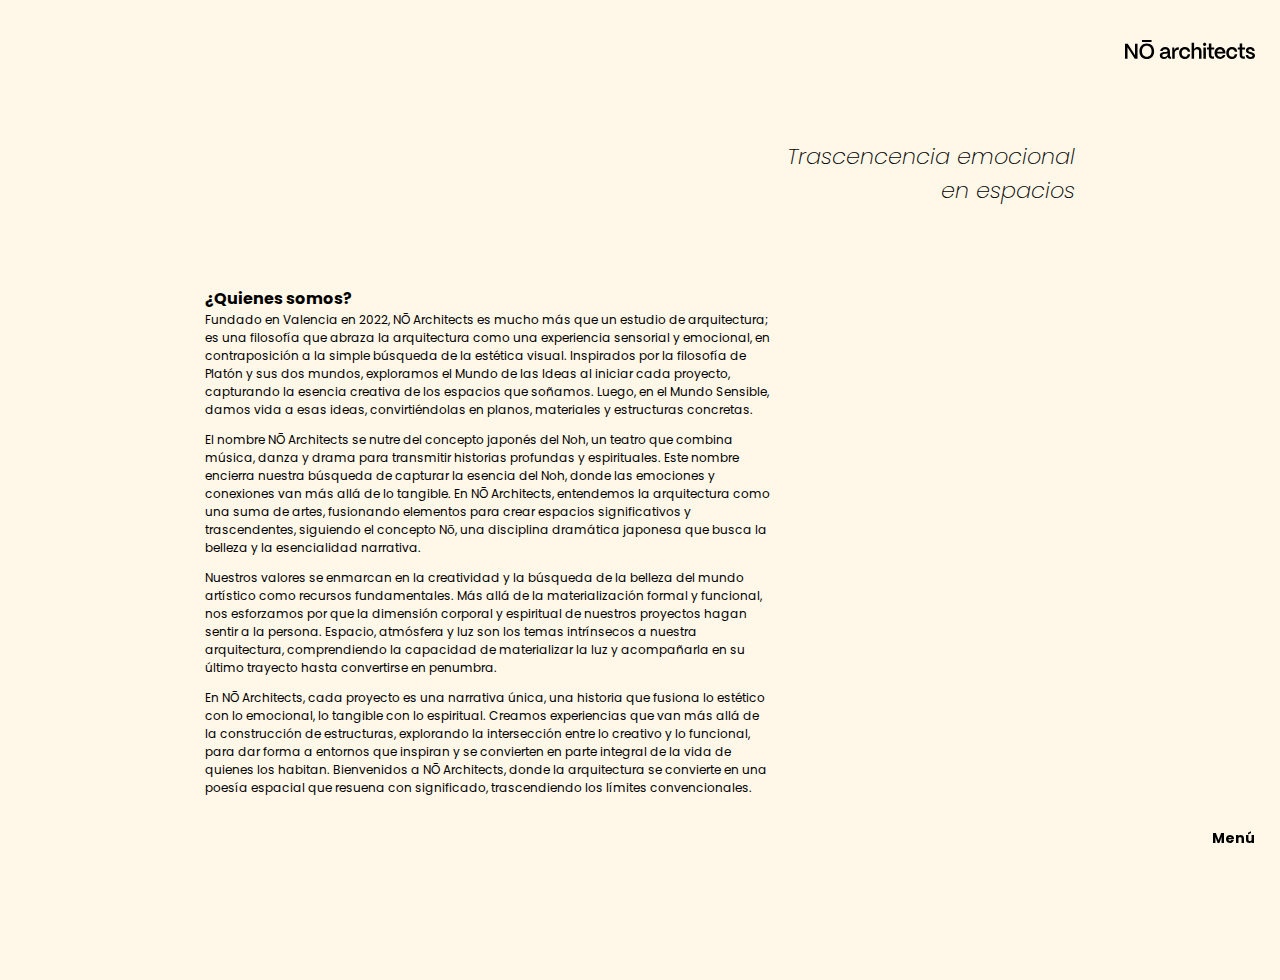
<file: about/index.html>
<!DOCTYPE html>
<html lang="en">
<head>
  <meta charset="utf-8">
  <meta name="viewport" content="width=device-width, initial-scale=1.0">
  <meta name="description" content="">
  <title>NO Architects - About</title>
  <link rel="stylesheet" href="/assets/styles/styles.css">
    <link rel="preconnect" href="https://fonts.googleapis.com">
    <link rel="preconnect" href="https://fonts.gstatic.com" crossorigin>
    <link href="https://fonts.googleapis.com/css2?family=Poppins:ital,wght@0,100;0,200;0,300;0,400;0,500;0,600;1,100;1,200;1,300;1,400;1,500;1,600&display=swap" rel="stylesheet">
   <link rel="icon" href="/assets/images/Favicon-NoA.svg" type="image/svg+xml">
</head>
<body class="about">


<div class="header headertxt">
<div class="container">
      <a href="/index.html" class="header-logo">
         <img src="/assets/images/Logo-NoA-black.svg" class="header-logo-black">
          <img src="/assets/images/Logo-NoA-beige.svg" class="header-logo-beige">
        </a>
  </div>
</div>

<div class="content container grid"> 
        <div class="frasecont col-12">
        <h2 class="aboutfrase">Trascencencia emocional<br> en espacios</h2>
    </div>
<div class="col-7">
    <div class="about">
  <h1 class="about-h1">¿Quienes somos?</h1>
  <div class="about-info"><p>Fundado en Valencia en 2022, NŌ Architects es mucho más que un estudio de arquitectura; es una filosofía que abraza la arquitectura como una experiencia sensorial y emocional, en contraposición a la simple búsqueda de la estética visual. Inspirados por la filosofía de Platón y sus dos mundos, exploramos el Mundo de las Ideas al iniciar cada proyecto, capturando la esencia creativa de los espacios que soñamos. Luego, en el Mundo Sensible, damos vida a esas ideas, convirtiéndolas en planos, materiales y estructuras concretas.</p>

<p>El nombre NŌ Architects se nutre del concepto japonés del Noh, un teatro que combina música, danza y drama para transmitir historias profundas y espirituales. Este nombre encierra nuestra búsqueda de capturar la esencia del Noh, donde las emociones y conexiones van más allá de lo tangible. En NŌ Architects, entendemos la arquitectura como una suma de artes, fusionando elementos para crear espacios significativos y trascendentes, siguiendo el concepto Nō, una disciplina dramática japonesa que busca la belleza y la esencialidad narrativa.</p>

<p>Nuestros valores se enmarcan en la creatividad y la búsqueda de la belleza del mundo artístico como recursos fundamentales. Más allá de la materialización formal y funcional, nos esforzamos por que la dimensión corporal y espiritual de nuestros proyectos hagan sentir a la persona. Espacio, atmósfera y luz son los temas intrínsecos a nuestra arquitectura, comprendiendo la capacidad de materializar la luz y acompañarla en su último trayecto hasta convertirse en penumbra.</p>

<p>En NŌ Architects, cada proyecto es una narrativa única, una historia que fusiona lo estético con lo emocional, lo tangible con lo espiritual. Creamos experiencias que van más allá de la construcción de estructuras, explorando la intersección entre lo creativo y lo funcional, para dar forma a entornos que inspiran y se convierten en parte integral de la vida de quienes los habitan. Bienvenidos a NŌ Architects, donde la arquitectura se convierte en una poesía espacial que resuena con significado, trascendiendo los límites convencionales.</p>
        </div>
        </div>
</div>

</div>

  <div class="footer footertxt">
  <div class="container">
    <div class="footer-content">     
    <div id="bloque1" class="bloque-contenedor nav">
      <div class="bloque-contenido">
          <a href="/contacto/index.html" class="nav">Contact</a>
          <a href="/about/index.html" class="nav">About</a>
          <a href="/projects/index.html" class="nav">Projects</a>
    </div> 
      </div>
        <div class="menu"><a href="#bloque1" class="menu">Menú</a></div>
    </div>
  </div>
</div>
    <script src="/assets/scripts/bloque-desplegable.js"></script>
  </body>
</html>
</file>
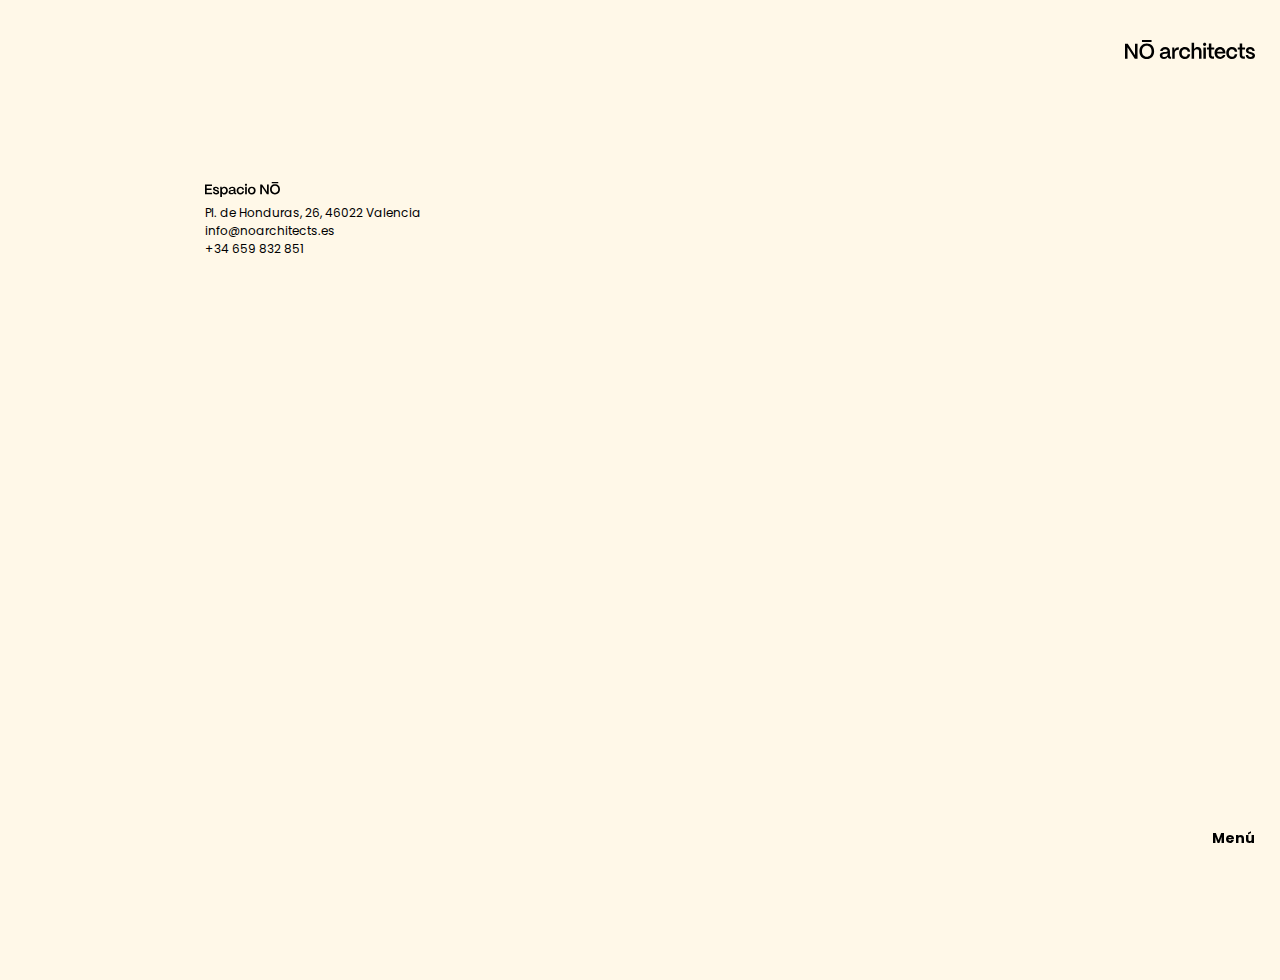
<file: contacto/index.html>
<!DOCTYPE html>
<html lang="en">
<head>
  <meta charset="utf-8">
  <meta name="viewport" content="width=device-width, initial-scale=1.0">
  <meta name="description" content="">
  <title>NO Architects - Contact</title>
  <link rel="stylesheet" href="/assets/styles/styles.css">
    <link rel="preconnect" href="https://fonts.googleapis.com">
    <link rel="preconnect" href="https://fonts.gstatic.com" crossorigin>
    <link href="https://fonts.googleapis.com/css2?family=Poppins:ital,wght@0,100;0,200;0,300;0,400;0,500;0,600;1,100;1,200;1,300;1,400;1,500;1,600&display=swap" rel="stylesheet">
   <link rel="icon" href="/assets/images/Favicon-NoA.svg" type="image/svg+xml">
</head>
<body class="contact">


<div class="header">
<div class="container">
      <a href="/index.html" class="header-logo">
         <img src="/assets/images/Logo-NoA-black.svg" class="header-logo-black">
          <img src="/assets/images/Logo-NoA-beige.svg" class="header-logo-beige">
        </a>
  </div>
</div>

<div class="content container grid">  
<div class="col-5">
    <div class="contact">
  <h1 class="contact-h1"><img src="/assets/images/espacioNO-01.svg"></h1>
  <div class="contact-info">Pl. de Honduras, 26, 46022 Valencia</div>
  <div class="contact-info">info@noarchitects.es</div>
  <div class="contact-info">+34 659 832 851</div>
        </div>
</div>
</div>

  <div class="footer">
  <div class="container">
    <div class="footer-content">     
    <div id="bloque1" class="bloque-contenedor nav">
      <div class="bloque-contenido">
          <a href="/contacto/index.html" class="nav">Contact</a>
          <a href="/about/index.html" class="nav">About</a>
          <a href="/projects/index.html" class="nav">Projects</a>
    </div> 
      </div>
        <div class="menu"><a href="#bloque1" class="menu">Menú</a></div>
    </div>
  </div>
</div>
    <script src="/assets/scripts/bloque-desplegable.js"></script>
  </body>
</html>
</file>
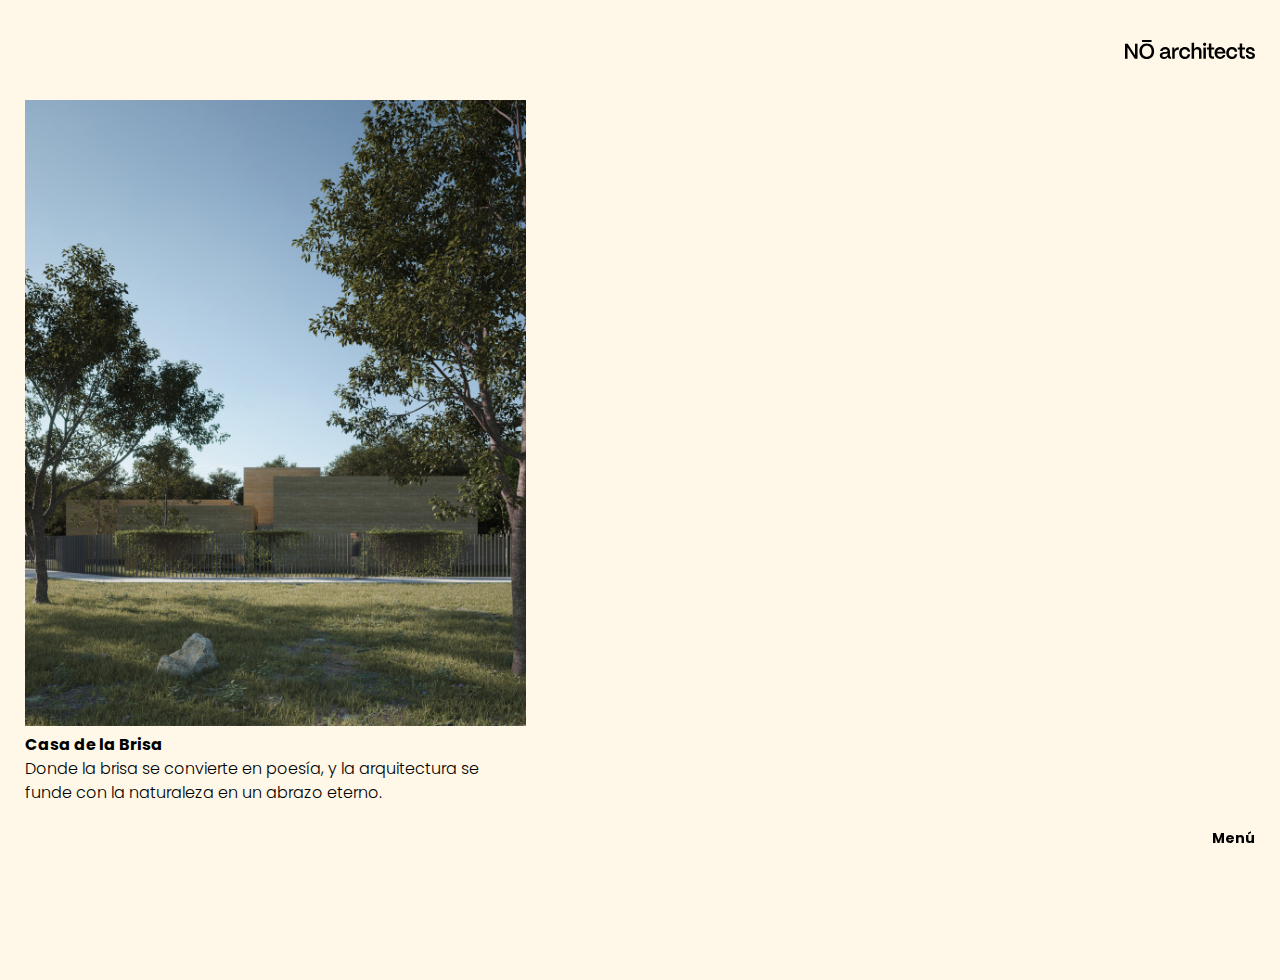
<file: projects/index.html>
<!DOCTYPE html>
<html lang="en">
<head>
  <meta charset="utf-8">
  <meta name="viewport" content="width=device-width, initial-scale=1.0">
  <meta name="description" content="">
  <title>NO Architects - Projects</title>
  <link rel="stylesheet" href="/assets/styles/styles.css">
    <link rel="preconnect" href="https://fonts.googleapis.com">
    <link rel="preconnect" href="https://fonts.gstatic.com" crossorigin>
    <link href="https://fonts.googleapis.com/css2?family=Poppins:ital,wght@0,100;0,200;0,300;0,400;0,500;0,600;1,100;1,200;1,300;1,400;1,500;1,600&display=swap" rel="stylesheet">
   <link rel="icon" href="/assets/images/Favicon-NoA.svg" type="image/svg+xml">
</head>
<body class="projects">


<div class="header headertxt">
<div class="container">
      <a href="/index.html" class="header-logo">
         <img src="/assets/images/Logo-NoA-black.svg" class="header-logo-black">
          <img src="/assets/images/Logo-NoA-beige.svg" class="header-logo-beige">
        </a>
  </div>
</div>

<div class="content container grid"> 
       
    <div class="projectscont col-5"><a class="enlaceproyecto" href="/casa-de-la-brisa/index.html">
        <img src="/assets/images/casa-de-la-brisa/STC-11-2.webp" class="">
  <h2 class="">Casa de la Brisa</h2>
  <div class="projects-info"><p>Donde la brisa se convierte en poesía, y la arquitectura se funde con la naturaleza en un abrazo eterno.</p>
        </div>
        </a></div>
</div>


  <div class="footer footertxt">
  <div class="container">
    <div class="footer-content">     
    <div id="bloque1" class="bloque-contenedor nav">
      <div class="bloque-contenido">
          <a href="/contacto/index.html" class="nav">Contact</a>
          <a href="/about/index.html" class="nav">About</a>
          <a href="/projects/index.html" class="nav">Projects</a>
    </div> 
      </div>
        <div class="menu"><a href="#bloque1" class="menu">Menú</a></div>
    </div>
  </div>
</div>
    <script src="/assets/scripts/bloque-desplegable.js"></script>
  </body>
</html>
</file>
<file: assets/styles/styles.css>
/* Variables */
@import url("variables/v-typography.css");
@import url("variables/v-spacer.css");
@import url("variables/v-grid.css");
@import url("variables/v-zindex.css");
@import url("variables/v-color.css");

/* Base */
@import url("base/reset.css");
@import url("base/typography.css");
@import url("base/grid.css");
@import url("base/grid-cols.css");

/* Libraries */
@import url("libraries/animate.css");

/* Layout */
@import url("layout/header.css");
@import url("layout/nav.css");
@import url("layout/content.css");
@import url("layout/footer.css");
@import url("layout/home.css");
@import url("layout/contact.css");
@import url("layout/about.css");
@import url("layout/project.css");
@import url("layout/projects.css");

/* Blocks */
</file>
